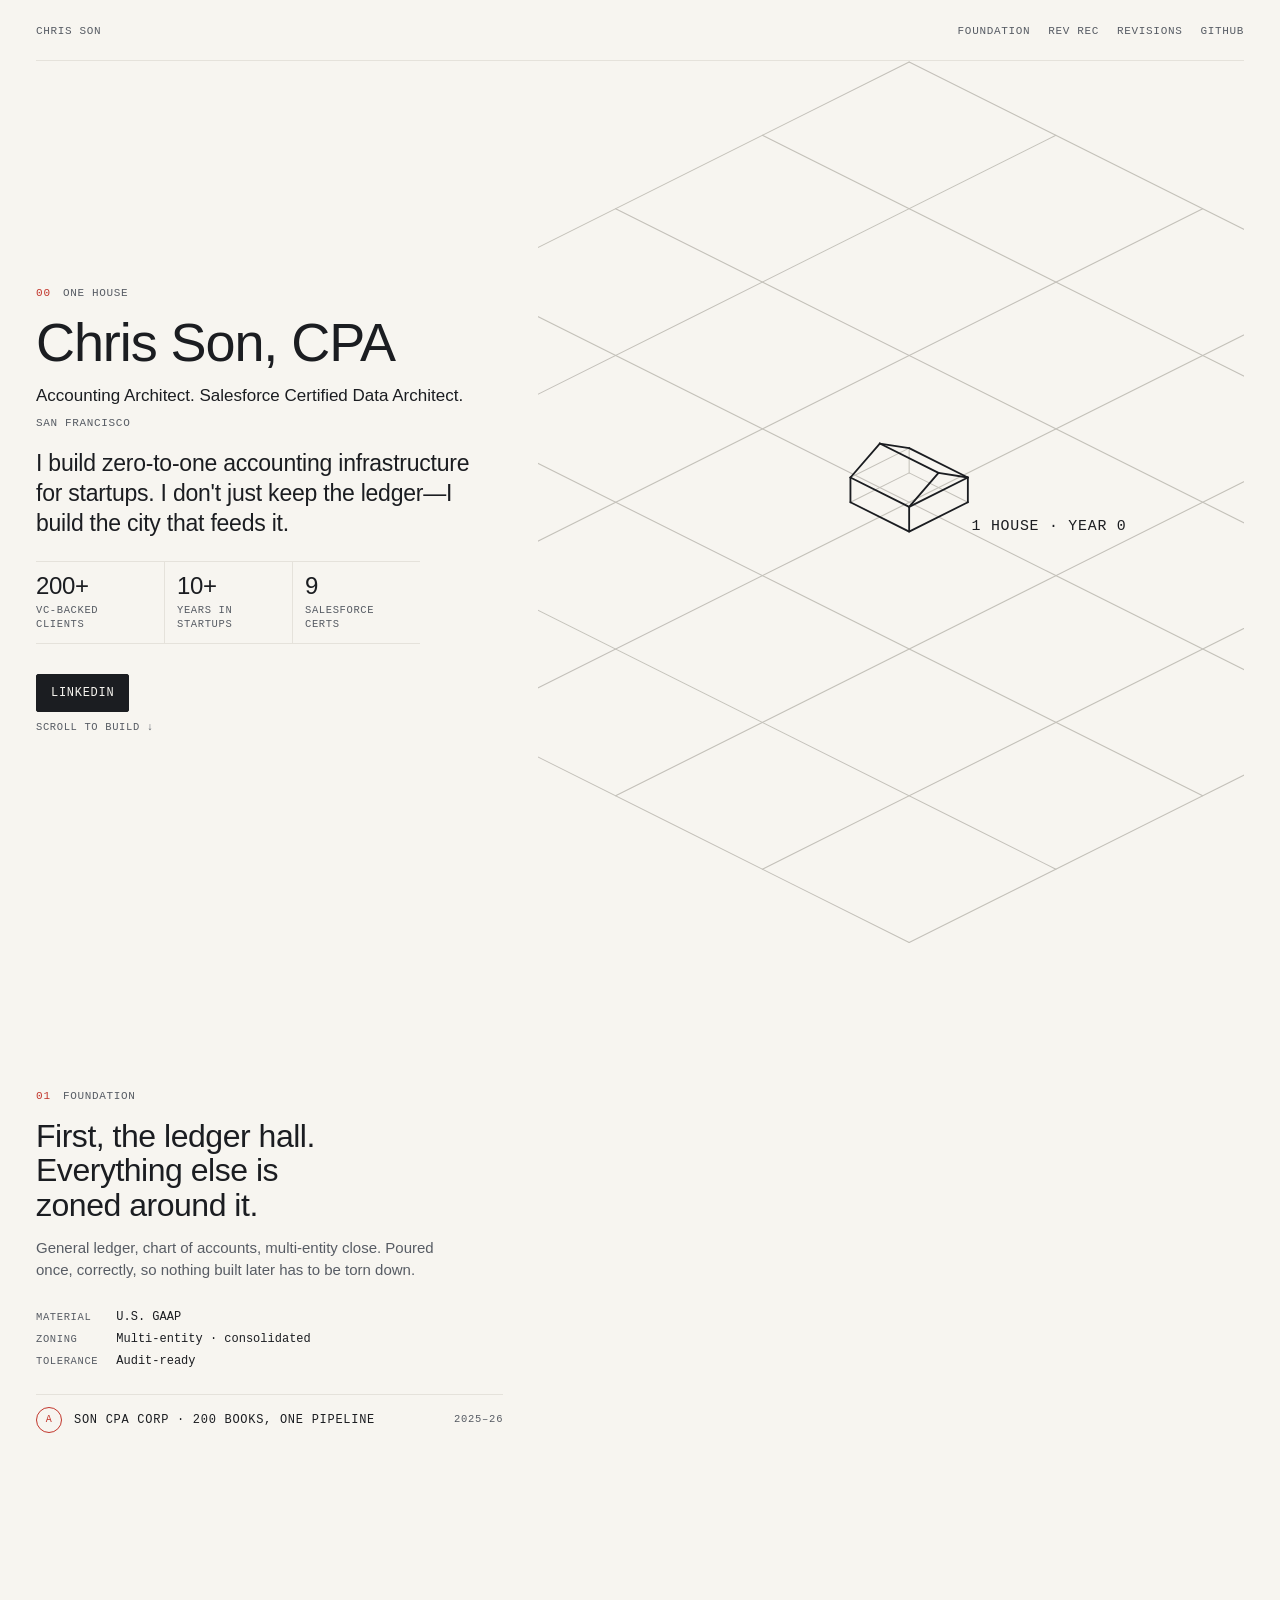
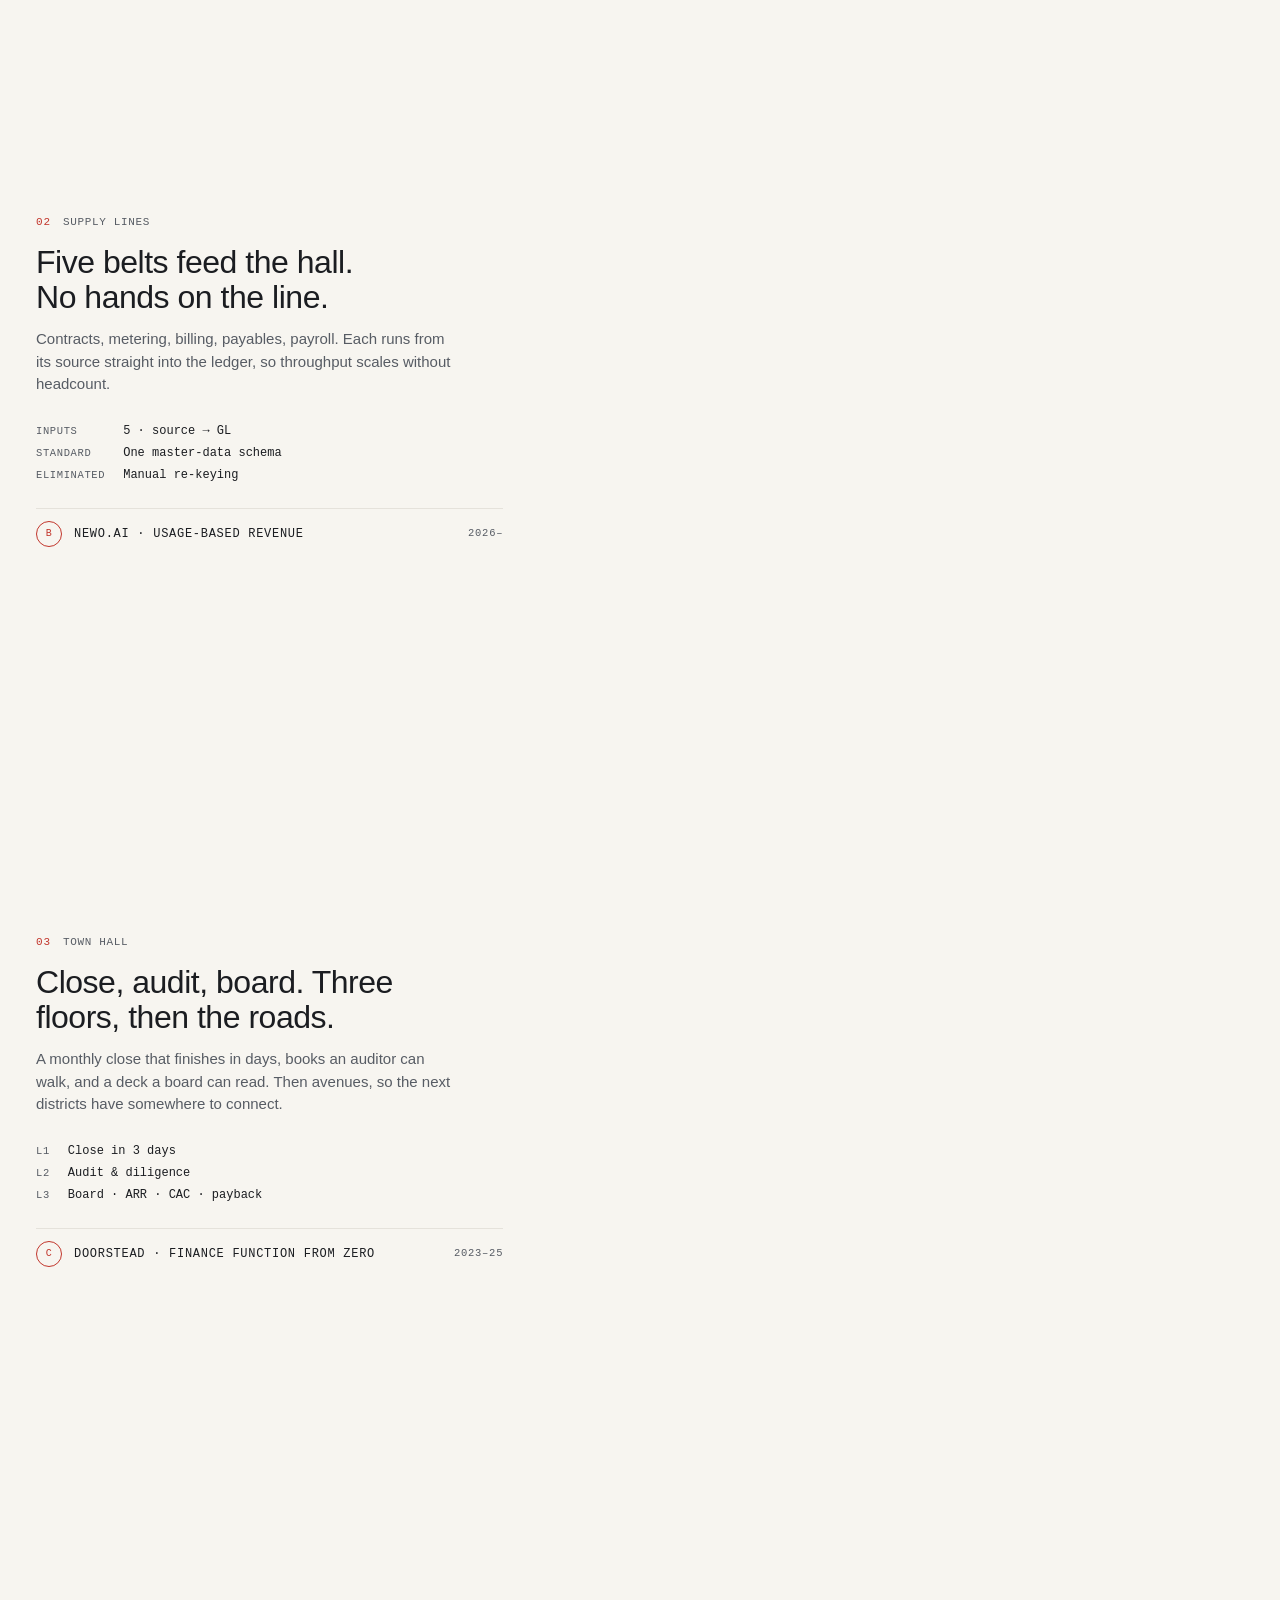
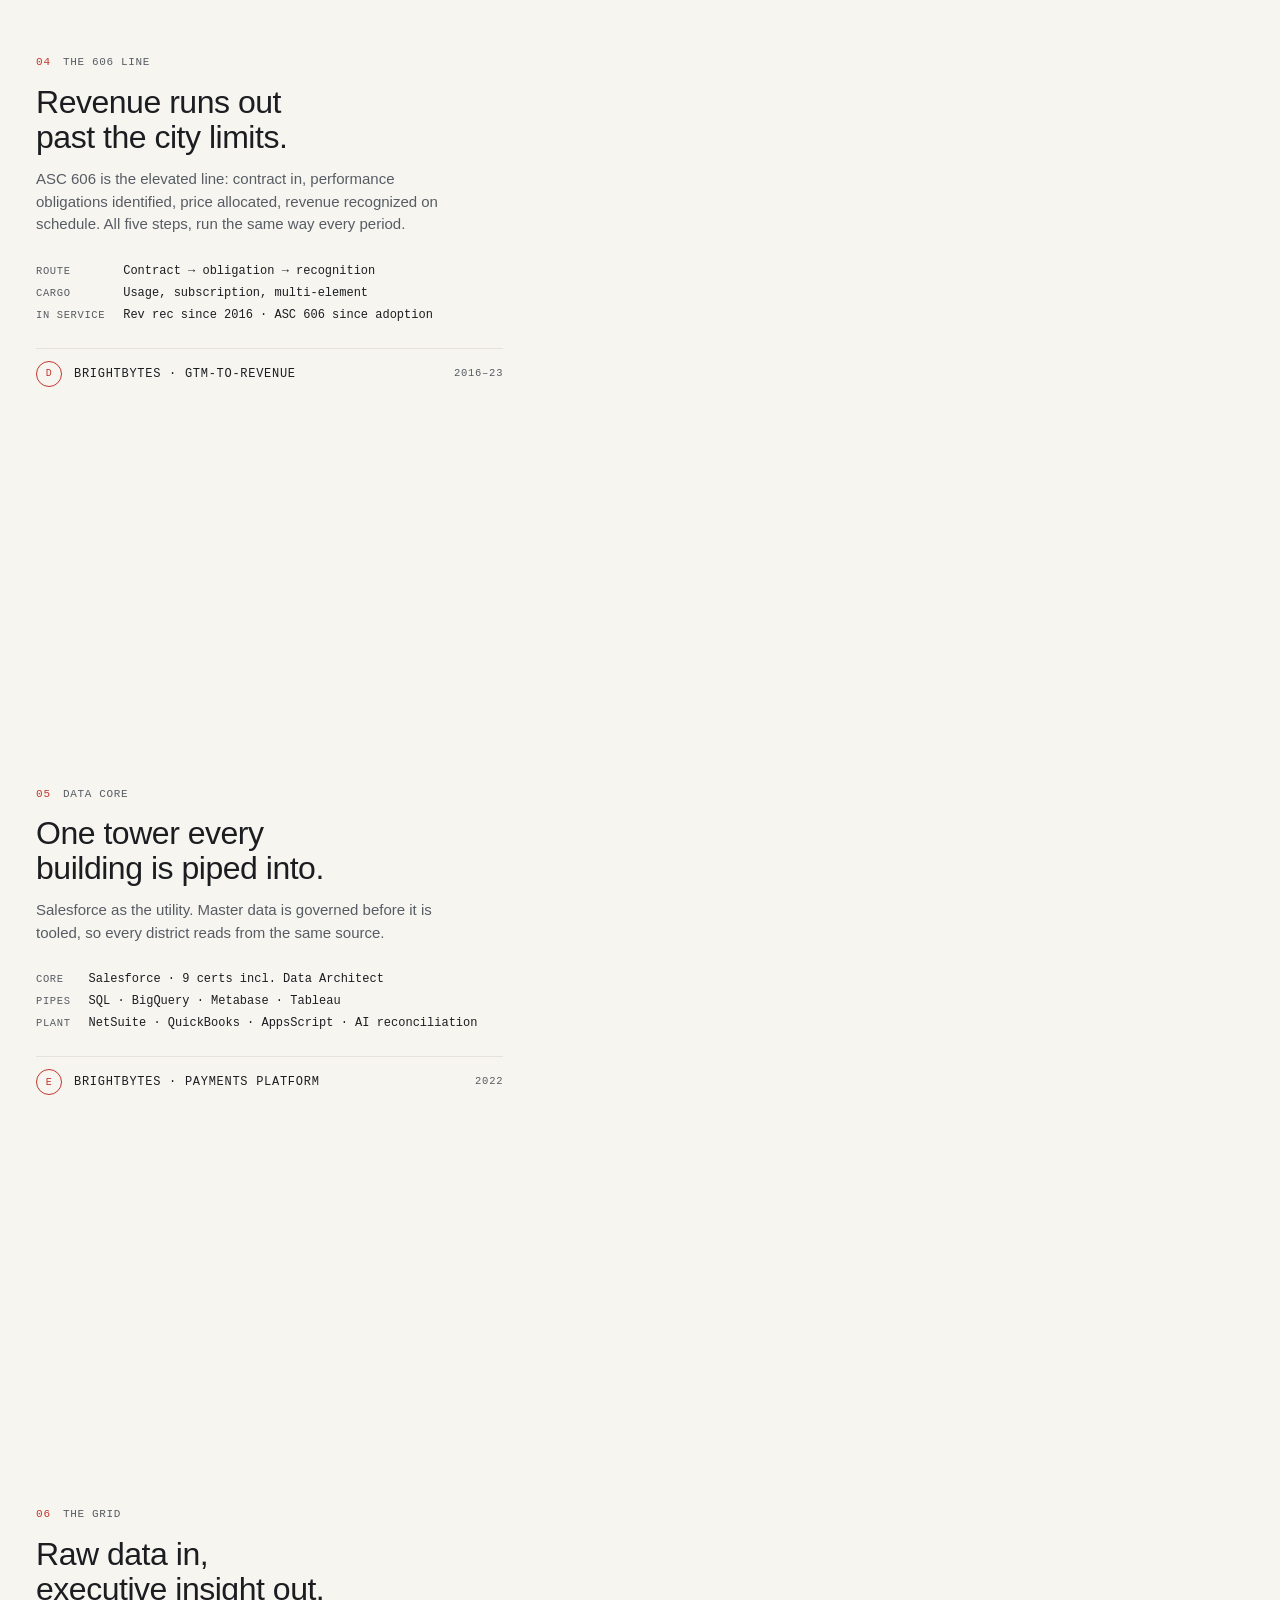
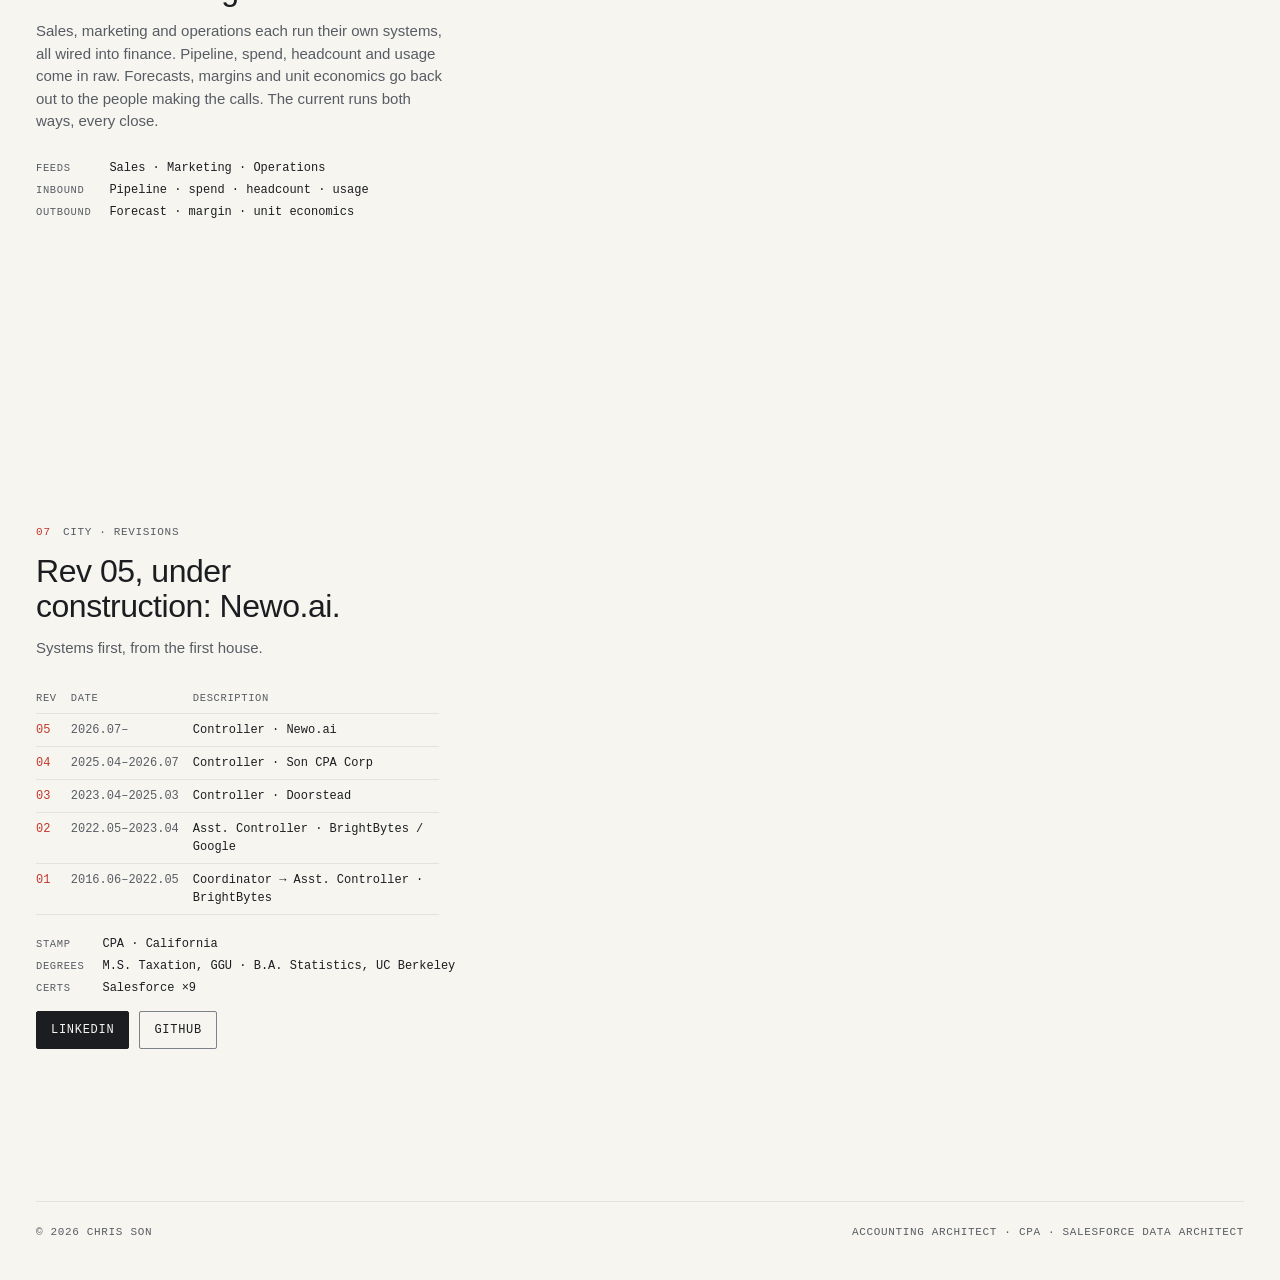
<file: index.html>
<!doctype html>
<html lang="en">
<head>
<meta charset="utf-8">
<meta name="viewport" content="width=device-width,initial-scale=1,viewport-fit=cover">
<meta name="color-scheme" content="light dark">
<meta name="theme-color" content="#f7f5f0" media="(prefers-color-scheme:light)">
<meta name="theme-color" content="#13171c" media="(prefers-color-scheme:dark)">
<title>Chris Son, CPA · Accounting Architect</title>
<meta name="description" content="Chris Son, CPA and Salesforce Data Architect. I build the finance systems that take a company from one house to a city.">
<meta property="og:title" content="Chris Son, CPA · Accounting Architect">
<meta property="og:description" content="CPA and Salesforce Data Architect. Finance designed as one system, from contract to close.">
<meta property="og:image" content="https://chrissoncpa.github.io/og-card.png">
<meta property="og:image:width" content="1200">
<meta property="og:image:height" content="630">
<meta property="og:image:alt" content="Chris Son, Accounting Architect: an isometric line drawing of a city built around a general ledger">
<meta name="twitter:card" content="summary_large_image">
<meta property="og:type" content="website">
<meta property="og:url" content="https://chrissoncpa.github.io/">
<meta property="og:site_name" content="Chris Son">
<meta name="author" content="Chris Son">
<link rel="canonical" href="https://chrissoncpa.github.io/">
<script type="application/ld+json">
{
  "@context": "https://schema.org",
  "@type": "Person",
  "name": "Chris Son",
  "url": "https://chrissoncpa.github.io/",
  "jobTitle": "Controller & Accounting Architect",
  "description": "CPA and accounting systems architect who builds zero-to-one finance infrastructure at high-growth startups.",
  "alumniOf": [
    { "@type": "CollegeOrUniversity", "name": "Golden Gate University" },
    { "@type": "CollegeOrUniversity", "name": "University of California, Berkeley" }
  ],
  "worksFor": { "@type": "Organization", "name": "Newo.ai" },
  "hasCredential": {
    "@type": "EducationalOccupationalCredential",
    "credentialCategory": "Certified Public Accountant (CPA)",
    "recognizedBy": { "@type": "Organization", "name": "California Board of Accountancy" }
  },
  "address": { "@type": "PostalAddress", "addressLocality": "San Francisco", "addressRegion": "CA", "addressCountry": "US" },
  "knowsAbout": ["ASC 606 revenue recognition", "Technical accounting", "Financial reporting", "Salesforce data architecture", "Quote-to-cash automation", "SaaS finance operations"],
  "sameAs": ["https://www.linkedin.com/in/chs1", "https://github.com/chrissoncpa"]
}
</script>
<link rel="icon" type="image/png" sizes="180x180" href="icon-180.png">
<link rel="apple-touch-icon" href="icon-180.png">
<link rel="icon" sizes="any" href="data:image/svg+xml,%3Csvg xmlns='http://www.w3.org/2000/svg' viewBox='0 0 32 32'%3E%3Cpath d='M16 4 28 10v12L16 28 4 22V10z' fill='none' stroke='%231b1d21' stroke-width='2'/%3E%3Cpath d='M16 4v24M4 10l12 6 12-6' fill='none' stroke='%231b1d21' stroke-width='1.2'/%3E%3C/svg%3E">
<style>
:root{
  --paper:#f7f5f0;--ink:#1b1d21;--ink2:#575c64;--line:#7d828a;--faint:#e5e2db;--dash:#c3c0b9;
  --accent:#c2362c;--accent2:#2b66ad;--accent3:#a67c00;
  --mono:ui-monospace,"SF Mono",Menlo,Consolas,"Liberation Mono",monospace;
  --sans:"Helvetica Neue",Helvetica,Arial,system-ui,sans-serif;
}
@media (prefers-color-scheme:dark){:root:not([data-theme="light"]){
  --paper:#13171c;--ink:#e9e7e2;--ink2:#aab0b8;--line:#737981;--faint:#272c33;--dash:#3c424a;--accent:#e8604f;--accent2:#7fb0ea;--accent3:#f2c14e;}}
:root[data-theme="dark"]{
  --paper:#13171c;--ink:#e9e7e2;--ink2:#aab0b8;--line:#737981;--faint:#272c33;--dash:#3c424a;--accent:#e8604f;--accent2:#7fb0ea;--accent3:#f2c14e;}
*{box-sizing:border-box}
html{scroll-behavior:smooth}
body{margin:0;background:var(--paper);color:var(--ink);font:0.9375rem/1.5 var(--sans);
  -webkit-font-smoothing:antialiased}
a{color:inherit}
.wrap{max-width:1240px;margin:0 auto;padding-inline:16px}
.mono{font-family:var(--mono);font-size:0.6875rem;letter-spacing:.06em;text-transform:uppercase;color:var(--ink2)}

header{display:flex;justify-content:space-between;align-items:baseline;padding-block:18px;border-bottom:1px solid var(--faint)}
header nav{display:flex;gap:18px;flex-wrap:wrap}
header nav a{text-decoration:none;border-bottom:2px solid transparent}
header nav a:hover,header nav a:focus-visible{border-color:var(--accent);outline:none}

.sheet{display:grid;grid-template-columns:minmax(0,.8fr) minmax(0,1.2fr);gap:32px;align-items:start}
.fig{position:sticky;top:env(safe-area-inset-top,0px);height:100svh;display:flex;align-items:center;overflow:hidden;contain:layout paint}
.fig svg{width:100%;height:auto;max-height:94svh;display:block;overflow:visible}
/* the camera zooms this HTML wrapper, not the <svg>: a transform on the svg element re-runs layout every frame */
.cam{transform-origin:0 0;transition:transform 1.2s cubic-bezier(.35,0,.15,1)}
.copy{padding-block:6vh}
section.st{min-height:80svh;display:flex;flex-direction:column;justify-content:center;padding-block:32px}
section.st:first-child{min-height:88svh}
.eyebrow{display:flex;gap:12px;align-items:baseline;margin-bottom:14px}
.eyebrow b{font-family:var(--mono);font-weight:500;color:var(--accent);font-size:0.6875rem;letter-spacing:.08em}
h1{font-size:clamp(2.125rem,4.6vw,3.375rem);line-height:1;letter-spacing:-.02em;font-weight:500;margin:0 0 14px;text-wrap:balance}
h2{font-size:clamp(1.5rem,2.6vw,2rem);line-height:1.08;letter-spacing:-.015em;font-weight:500;margin:0 0 14px;text-wrap:balance;max-width:22ch}
p{max-width:50ch;margin:0 0 10px;color:var(--ink2)}
p.lead{color:var(--ink);font-size:1.0625rem;margin-bottom:6px}
/* keeps the credential name on one line when it can; still wraps inside if the screen is narrower than it */
.unit{display:inline-block}
p.loc{margin:0}
.thesis{font-size:clamp(1.1875rem,2vw,1.4375rem);line-height:1.3;letter-spacing:-.01em;color:var(--ink);max-width:36ch;margin:18px 0 22px;text-wrap:pretty}
/* proof strip: figures on top (dt comes first in the markup, so reverse the column) */
.proof{display:grid;grid-template-columns:repeat(3,minmax(0,1fr));max-width:24rem;margin:0 0 22px;border-block:1px solid var(--faint)}
.proof div{display:flex;flex-direction:column-reverse;justify-content:flex-end;gap:6px;padding:12px 12px 12px 0}
.proof div+div{border-left:1px solid var(--faint);padding-left:12px}
.proof dd{margin:0;font-size:1.5rem;line-height:1;letter-spacing:-.015em;color:var(--ink);font-variant-numeric:tabular-nums;white-space:nowrap}
.proof dt{font-family:var(--mono);font-size:0.6562rem;line-height:1.3;letter-spacing:.06em;text-transform:uppercase;color:var(--ink2)}
.cta{display:flex;gap:10px;flex-wrap:wrap;margin-top:8px}
.cta a{font-family:var(--mono);font-size:0.75rem;letter-spacing:.06em;text-transform:uppercase;text-decoration:none;padding:9px 14px;border:1px solid var(--line);border-radius:2px}
.cta a.p{background:var(--ink);border-color:var(--ink);color:var(--paper)}
.cta a:hover,.cta a:focus-visible{border-color:var(--accent);outline:none}

.spec{display:grid;grid-template-columns:max-content 1fr;gap:4px 18px;margin:16px 0 6px;font-family:var(--mono);font-size:0.75rem;font-variant-numeric:tabular-nums}
.spec dt{color:var(--ink2);text-transform:uppercase;letter-spacing:.06em;font-size:0.6562rem;padding-top:2px}
.spec dd{margin:0;color:var(--ink)}

details{margin-top:18px;border-top:1px solid var(--faint);max-width:56ch}
summary{cursor:pointer;list-style:none;display:flex;align-items:center;gap:12px;padding:12px 0;font-family:var(--mono);font-size:0.75rem;letter-spacing:.06em;text-transform:uppercase}
summary::-webkit-details-marker{display:none}
summary .d{width:26px;height:26px;border:1px solid var(--accent);border-radius:50%;display:grid;place-items:center;color:var(--accent);font-size:0.625rem;flex:none}
summary .t{color:var(--ink)}
summary .r{margin-left:auto;color:var(--ink2);font-size:0.6562rem}
summary:focus-visible{outline:2px solid var(--accent);outline-offset:4px}
details[open] summary .d{background:var(--accent);color:var(--paper)}
details .body{padding:0 0 16px 38px;color:var(--ink2);font-size:0.875rem}
details .body p{margin:0 0 8px}

table{border-collapse:collapse;font-family:var(--mono);font-size:0.75rem;font-variant-numeric:tabular-nums;margin:14px 0 4px;width:100%;max-width:56ch}
td,th{text-align:left;padding:7px 14px 7px 0;border-bottom:1px solid var(--faint);vertical-align:top}
th{font-weight:500;font-size:0.6562rem;letter-spacing:.06em;text-transform:uppercase;color:var(--ink2)}
td:first-child{color:var(--accent)}
td:nth-child(2){white-space:nowrap;color:var(--ink2)}
footer{border-top:1px solid var(--faint);padding-block:22px 40px;display:flex;justify-content:space-between;gap:16px;flex-wrap:wrap}
.hint{font-family:var(--mono);font-size:0.6562rem;letter-spacing:.06em;text-transform:uppercase;color:var(--ink2);margin-top:8px}

/* drawing */
svg{font-family:var(--mono)}
svg .k{stroke:var(--ink);stroke-width:max(.8px,calc(var(--dp,0)*1px))}
svg .l{stroke:var(--line);stroke-width:max(.6px,calc(var(--dp,0)*.75px))}
svg .f{stroke:var(--dash);stroke-width:max(.45px,calc(var(--dp,0)*.55px))}
svg .a{stroke:var(--accent);stroke-width:max(.9px,calc(var(--dp,0)*1.1px))}
svg .b{stroke:var(--accent2);stroke-width:max(.9px,calc(var(--dp,0)*1.1px))}
svg .y{stroke:var(--accent3);stroke-width:max(.9px,calc(var(--dp,0)*1.1px))}
svg .ds{stroke-dasharray:2 2}
/* --fs is set per camera stop so labels land at ~9 screen px; .nolab when that would crowd the drawing */
svg text{fill:var(--ink2);font-size:calc(var(--fs,6.5)*1px);letter-spacing:.05em}
svg.nolab text{visibility:hidden}
svg text.lab{fill:var(--ink)}
svg text.acc{fill:var(--accent)}
svg text.dat{fill:var(--accent2)}
svg line,svg path{fill:none;stroke-linecap:round;stroke-linejoin:round}
/* only the stage in view carries labels; earlier ones would crowd the wider shots */
svg g.s:not(.cur) text{visibility:hidden}
@keyframes draw{from{stroke-dashoffset:1}to{stroke-dashoffset:0}}
@keyframes fade{from{opacity:0}to{opacity:1}}
svg g.s .p{stroke-dasharray:1;stroke-dashoffset:0}
/* hidden, not just dash-offset: round caps otherwise leave a dot at every undrawn line end */
.js svg g.s:not(.on) .p{stroke-dashoffset:1;visibility:hidden}
.js svg g.s:not(.on) text{opacity:0}
.js svg g.s.on:not(.init) .p{animation:draw .8s cubic-bezier(.4,0,.2,1) both;animation-delay:calc(min(var(--i,0),60)*18ms)}
.js svg g.s.on:not(.init) text{animation:fade .5s ease .7s both}
/* alternating current: pulses slosh toward finance and back; only runs while the grid stage is in view */
@keyframes ac{from{stroke-dashoffset:0}to{stroke-dashoffset:-17}}
svg .ac{stroke:var(--accent3);stroke-width:1.7;stroke-dasharray:1.5 7;opacity:0;transition:opacity .4s;
  animation:ac 1.3s ease-in-out infinite alternate;animation-play-state:paused}
svg g.s.cur .ac{opacity:1;transition-delay:.9s;animation-play-state:running}
svg g.m{cursor:crosshair}
svg g.m.hv .k,svg g.m.hv .l{stroke:var(--accent)}
/* title block: HTML in screen space so it stays legible whatever the drawing's scale */
.dw{position:relative;width:100%}
.tb{position:absolute;right:2.5%;bottom:2.5%;border:1px solid var(--ink);background:var(--paper);
  font-family:var(--mono);font-size:0.625rem;line-height:1.35;letter-spacing:.06em;text-transform:uppercase;color:var(--ink2);
  opacity:0;visibility:hidden;transition:opacity .3s,visibility 0s .3s}
.tb.on{opacity:1;visibility:visible;transition:opacity .5s ease .7s}
.tb>div{display:grid;grid-template-columns:1fr auto;border-top:1px solid var(--line)}
.tb>div:first-child{border-top:0;color:var(--ink)}
.tb span{padding:4px 8px}
.tb span+span{border-left:1px solid var(--line)}
@media (prefers-reduced-motion:reduce){
  html{scroll-behavior:auto}
  svg g.s .p,svg g.s text,svg .ac{animation:none!important}.cam,.tb{transition:none!important}
}
@media print{
  /* the drawing is a sticky viewport-height column: on paper it is just blank space */
  .fig,.hint,header nav{display:none}
  .sheet{display:block}
  .copy{padding:0}
  section.st,section.st:first-child{min-height:0;padding-block:14px;break-inside:avoid}
  /* print the case studies open, not just their headings */
  details::details-content{content-visibility:visible;block-size:auto}
  details .body{display:block}
  .cta a,.cta a.p{border:0;padding:0;background:none;color:inherit}
  .cta a[href^="http"]::after{content:" " attr(href);letter-spacing:0}
}
@media (max-width:860px){
  header{flex-direction:column;align-items:flex-start;gap:8px}
  header nav{gap:14px}
  /* hero first so name + links are on the first screen; the drawing sticks once it arrives */
  .copy{display:contents}
  #s0{order:-2}
  .tb{display:none}
  .sheet{grid-template-columns:1fr;gap:0}
  .fig{order:-1;height:44svh;z-index:1;background:var(--paper);border-bottom:1px solid var(--faint)}
  .fig svg{max-height:42svh}
  section.st{min-height:0;padding-block:40px;scroll-margin-top:44svh}
  section.st:first-child{min-height:0}
  h1{font-size:2.125rem}
}
</style>
</head>
<body>

<div class="wrap">
<header>
  <div><span class="mono">Chris Son</span></div>
  <nav class="mono">
    <a href="#s1">Foundation</a><a href="#s4">Rev Rec</a><a href="#s7">Revisions</a><a href="https://github.com/chrissoncpa">GitHub</a>
  </nav>
</header>

<main class="sheet">
<div class="copy">

<section class="st" id="s0" data-st="0">
  <div class="eyebrow"><b>00</b><span class="mono">One house</span></div>
  <h1>Chris Son, CPA</h1>
  <p class="lead">Accounting Architect. <span class="unit">Salesforce Certified Data Architect.</span></p>
  <p class="mono loc">San Francisco</p>
  <p class="thesis">I build zero-to-one accounting infrastructure for startups. I don't just keep the ledger—I build the city that feeds it.</p>
  <dl class="proof">
    <div><dt>VC-backed clients</dt><dd>200+</dd></div>
    <div><dt>Years in startups</dt><dd>10+</dd></div>
    <div><dt>Salesforce certs</dt><dd>9</dd></div>
  </dl>
  <div class="cta">
    <a class="p" href="https://www.linkedin.com/in/chs1/">LinkedIn</a>
  </div>
  <div class="hint">Scroll to build ↓</div>
</section>

<section class="st" id="s1" data-st="1">
  <div class="eyebrow"><b>01</b><span class="mono">Foundation</span></div>
  <h2>First, the ledger hall. Everything else is zoned around it.</h2>
  <p>General ledger, chart of accounts, multi-entity close. Poured once, correctly, so nothing built later has to be torn down.</p>
  <dl class="spec"><dt>Material</dt><dd>U.S. GAAP</dd><dt>Zoning</dt><dd>Multi-entity · consolidated</dd><dt>Tolerance</dt><dd>Audit-ready</dd></dl>
  <details><summary><span class="d" aria-hidden="true">A</span><span class="t">Son CPA Corp · 200 books, one pipeline</span><span class="r">2025–26</span></summary>
    <div class="body"><p>Controller. 200+ Bay Area clients.</p><p>Sheets → AppsScript → QuickBooks. Categorization standardized across entity types. One hall, two hundred foundations.</p></div></details>
</section>

<section class="st" id="s2" data-st="2">
  <div class="eyebrow"><b>02</b><span class="mono">Supply lines</span></div>
  <h2>Five belts feed the hall. No hands on the line.</h2>
  <p>Contracts, metering, billing, payables, payroll. Each runs from its source straight into the ledger, so throughput scales without headcount.</p>
  <dl class="spec"><dt>Inputs</dt><dd>5 · source → GL</dd><dt>Standard</dt><dd>One master-data schema</dd><dt>Eliminated</dt><dd>Manual re-keying</dd></dl>
  <details><summary><span class="d" aria-hidden="true">B</span><span class="t">Newo.ai · usage-based revenue</span><span class="r">2026–</span></summary>
    <div class="body"><p>Controller, Series A AI voice platform.</p><p>Contract → meter → invoice → recognition → GL as one continuous belt. ASC 606 designed into the metering, so recognition is settled before close begins.</p></div></details>
</section>

<section class="st" id="s3" data-st="3">
  <div class="eyebrow"><b>03</b><span class="mono">Town hall</span></div>
  <h2>Close, audit, board. Three floors, then the roads.</h2>
  <p>A monthly close that finishes in days, books an auditor can walk, and a deck a board can read. Then avenues, so the next districts have somewhere to connect.</p>
  <dl class="spec"><dt>L1</dt><dd>Close in 3 days</dd><dt>L2</dt><dd>Audit &amp; diligence</dd><dt>L3</dt><dd>Board · ARR · CAC · payback</dd></dl>
  <details><summary><span class="d" aria-hidden="true">C</span><span class="t">Doorstead · finance function from zero</span><span class="r">2023–25</span></summary>
    <div class="body"><p>Controller, proptech. Built the function from nothing; led four accountants.</p><p>Close, forecast, operating plan, capacity model. Every floor drawn before it was poured.</p></div></details>
</section>

<section class="st" id="s4" data-st="4">
  <div class="eyebrow"><b>04</b><span class="mono">The 606 line</span></div>
  <h2>Revenue runs out past the city limits.</h2>
  <p>ASC 606 is the elevated line: contract in, performance obligations identified, price allocated, revenue recognized on schedule. All five steps, run the same way every period.</p>
  <dl class="spec"><dt>Route</dt><dd>Contract → obligation → recognition</dd><dt>Cargo</dt><dd>Usage, subscription, multi-element</dd><dt>In service</dt><dd>Rev rec since 2016 · ASC 606 since adoption</dd></dl>
  <details><summary><span class="d" aria-hidden="true">D</span><span class="t">BrightBytes · GTM-to-revenue</span><span class="r">2016–23</span></summary>
    <div class="body"><p>Salesforce Architect &amp; Assistant Controller. Classic → Lightning migration.</p><p>One master-data standard across marketing, sales, contracts and 606. RevOps efficiency 3×. Carried through the Google acquisition.</p></div></details>
</section>

<section class="st" id="s5" data-st="5">
  <div class="eyebrow"><b>05</b><span class="mono">Data core</span></div>
  <h2>One tower every building is piped into.</h2>
  <p>Salesforce as the utility. Master data is governed before it is tooled, so every district reads from the same source.</p>
  <dl class="spec"><dt>Core</dt><dd>Salesforce · 9 certs incl. Data Architect</dd><dt>Pipes</dt><dd>SQL · BigQuery · Metabase · Tableau</dd><dt>Plant</dt><dd>NetSuite · QuickBooks · AppsScript · AI reconciliation</dd></dl>
  <details><summary><span class="d" aria-hidden="true">E</span><span class="t">BrightBytes · payments platform</span><span class="r">2022</span></summary>
    <div class="body"><p>Finance Lead. Modern Treasury + Stripe.</p><p>Automated collections, multi-party disbursements, bank reconciliation. Money moves through the core like everything else.</p></div></details>
</section>

<section class="st" id="s6" data-st="6">
  <div class="eyebrow"><b>06</b><span class="mono">The grid</span></div>
  <h2>Raw data in, executive insight out.</h2>
  <p>Sales, marketing and operations each run their own systems, all wired into finance. Pipeline, spend, headcount and usage come in raw. Forecasts, margins and unit economics go back out to the people making the calls. The current runs both ways, every close.</p>
  <dl class="spec"><dt>Feeds</dt><dd>Sales · Marketing · Operations</dd><dt>Inbound</dt><dd>Pipeline · spend · headcount · usage</dd><dt>Outbound</dt><dd>Forecast · margin · unit economics</dd></dl>
</section>

<section class="st" id="s7" data-st="7">
  <div class="eyebrow"><b>07</b><span class="mono">City · revisions</span></div>
  <h2>Rev 05, under construction: Newo.ai.</h2>
  <p>Systems first, from the first house.</p>
  <table>
    <thead><tr><th>Rev</th><th>Date</th><th>Description</th></tr></thead>
    <tbody>
      <tr><td>05</td><td>2026.07–</td><td>Controller · Newo.ai</td></tr>
      <tr><td>04</td><td>2025.04–2026.07</td><td>Controller · Son CPA Corp</td></tr>
      <tr><td>03</td><td>2023.04–2025.03</td><td>Controller · Doorstead</td></tr>
      <tr><td>02</td><td>2022.05–2023.04</td><td>Asst. Controller · BrightBytes / Google</td></tr>
      <tr><td>01</td><td>2016.06–2022.05</td><td>Coordinator → Asst. Controller · BrightBytes</td></tr>
    </tbody>
  </table>
  <dl class="spec"><dt>Stamp</dt><dd>CPA · California</dd><dt>Degrees</dt><dd>M.S. Taxation, GGU · B.A. Statistics, UC Berkeley</dd><dt>Certs</dt><dd>Salesforce ×9</dd></dl>
  <div class="cta">
    <a class="p" href="https://www.linkedin.com/in/chs1/">LinkedIn</a>
    <a href="https://github.com/chrissoncpa">GitHub</a>
  </div>
</section>

</div>

<div class="fig" aria-hidden="true">
<div class="dw">
<div class="cam" id="cam"><svg id="dwg" viewBox="0 0 800 620" role="img" aria-label="Isometric wireframe city that grows from one house as you scroll"></svg></div>
<div class="tb" id="tb">
  <div><span>Chris Son · Accounting architect</span></div>
  <div><span>Finance as a system<br>Contract to close</span><span>CPA<br>SFDC ×9</span></div>
  <div><span>Sheet A-1 · Rev 05 · 2026</span><span>SF, CA</span></div>
</div>
</div>
</div>
</main>

<footer class="mono">
  <span>© 2026 Chris Son</span>
  <span>Accounting architect · CPA · Salesforce Data Architect</span>
</footer>
</div>

<script>
(function(){
var d=document.documentElement;d.classList.add('js');
/* ---------- isometric generator ---------- */
var TW=16,TH=8,ZH=12,OX=400,OY=110;
function P(x,y,z){return [OX+(x-y)*TW,OY+(x+y)*TH-(z||0)*ZH];}
var stages=[],cnt=0,cur=0;
/* each stage paints in three layers so faint and mid lines always sit UNDER black and colour ones, across all stages */
function S(n){cur=n;cnt=0;if(!stages[n])stages[n]=['','',''];}
function lay(c){return c==='f'||!c.indexOf('f ')?0:c==='l'||!c.indexOf('l ')?1:2;}
function seg(a,b,c){var p=P(a[0],a[1],a[2]),q=P(b[0],b[1],b[2]);
  stages[cur][lay(c)]+='<line class="p '+c+'" x1="'+p[0].toFixed(1)+'" y1="'+p[1].toFixed(1)+'" x2="'+q[0].toFixed(1)+'" y2="'+q[1].toFixed(1)+'" pathLength="1" style="--i:'+(cnt++)+'"/>';}
function path(dstr,c){stages[cur][lay(c)]+='<path class="p '+c+'" d="'+dstr+'" pathLength="1" style="--i:'+(cnt++)+'"/>';}
function poly(pts,c,close){var s='';for(var i=0;i<pts.length;i++){var p=P(pts[i][0],pts[i][1],pts[i][2]);s+=(i?'L':'M')+p[0].toFixed(1)+' '+p[1].toFixed(1);}path(s+(close?'Z':''),c);}
function txt(x,y,z,t,c,anchor,rot){var p=P(x,y,z),x1=p[0].toFixed(1),y1=p[1].toFixed(1);stages[cur][2]+='<text class="'+(c||'')+'" x="'+x1+'" y="'+y1+'"'+(anchor?' text-anchor="'+anchor+'"':'')+(rot?' transform="rotate('+rot+' '+x1+' '+y1+')"':'')+'>'+t+'</text>';}
/* box with hidden edges faint */
function box(x,y,w,dp,h,c,hid,open){c=c||'k';hid=hid===undefined?'f':hid;keep(x,y,w,dp);
  poly([[x,y,h],[x+w,y,h],[x+w,y+dp,h],[x,y+dp,h]],c,!open);if(open)seg([x,y+dp,h],[x,y,h],'f');
  seg([x+w,y,0],[x+w,y,h],c);seg([x+w,y+dp,0],[x+w,y+dp,h],c);seg([x,y+dp,0],[x,y+dp,h],c);
  poly([[x+w,y,0],[x+w,y+dp,0],[x,y+dp,0]],c);
  if(hid){seg([x,y,0],[x,y,h],hid);poly([[x+w,y,0],[x,y,0],[x,y+dp,0]],hid);}}
function floors(x,y,w,dp,zs,c){for(var i=0;i<zs.length;i++)poly([[x+w,y,zs[i]],[x+w,y+dp,zs[i]],[x,y+dp,zs[i]]],c||'l');}
function ell(x,y,z,r,c,half){var p=P(x,y,z),rx=r*TW,ry=r*TH;
  path(half?('M'+(p[0]-rx).toFixed(1)+' '+p[1].toFixed(1)+'A'+rx+' '+ry+' 0 0 0 '+(p[0]+rx).toFixed(1)+' '+p[1].toFixed(1))
   :('M'+(p[0]-rx).toFixed(1)+' '+p[1].toFixed(1)+'A'+rx+' '+ry+' 0 1 0 '+(p[0]+rx).toFixed(1)+' '+p[1].toFixed(1)+'A'+rx+' '+ry+' 0 1 0 '+(p[0]-rx).toFixed(1)+' '+p[1].toFixed(1)),c);}
function cyl(x,y,r,h,c){c=c||'k';keep(x-r,y-r,2*r,2*r);ell(x,y,h,r,c);ell(x,y,0,r,c,true);
  var p=P(x,y,0);var rx=r*TW;
  stages[cur][lay(c)]+='<line class="p '+c+'" x1="'+(p[0]-rx).toFixed(1)+'" y1="'+(p[1]).toFixed(1)+'" x2="'+(p[0]-rx).toFixed(1)+'" y2="'+(p[1]-h*ZH).toFixed(1)+'" pathLength="1" style="--i:'+(cnt++)+'"/>';
  stages[cur][lay(c)]+='<line class="p '+c+'" x1="'+(p[0]+rx).toFixed(1)+'" y1="'+(p[1]).toFixed(1)+'" x2="'+(p[0]+rx).toFixed(1)+'" y2="'+(p[1]-h*ZH).toFixed(1)+'" pathLength="1" style="--i:'+(cnt++)+'"/>';}
/* conveyor belt: two rails + chevrons */
function belt(a,b,z,c){c=c||'l';keep(Math.min(a[0],b[0])-.3,Math.min(a[1],b[1])-.3,Math.abs(b[0]-a[0])+.6,Math.abs(b[1]-a[1])+.6);var dx=b[0]-a[0],dy=b[1]-a[1],L=Math.sqrt(dx*dx+dy*dy),ux=dx/L,uy=dy/L,nx=-uy*.22,ny=ux*.22;
  seg([a[0]+nx,a[1]+ny,z],[b[0]+nx,b[1]+ny,z],c);seg([a[0]-nx,a[1]-ny,z],[b[0]-nx,b[1]-ny,z],c);
  for(var t=.6;t<L-.3;t+=.8){var cx=a[0]+ux*t,cy=a[1]+uy*t;
    poly([[cx-ux*.25+nx*.8,cy-uy*.25+ny*.8,z],[cx,cy,z],[cx-ux*.25-nx*.8,cy-uy*.25-ny*.8,z]],'f');}}
function house(x,y,w,dp,h,c){c=c||'k';box(x,y,w,dp,h,c,undefined,true);
  var r=h+.7;seg([x,y+dp/2,r],[x+w,y+dp/2,r],c);
  seg([x+w,y,h],[x+w,y+dp/2,r],c);seg([x+w,y+dp,h],[x+w,y+dp/2,r],c);seg([x,y+dp,h],[x,y+dp/2,r],c);seg([x,y,h],[x,y+dp/2,r],c);}
function pylonLine(a,b,z,c){seg(a.concat(z),b.concat(z),c);seg([a[0],a[1]+.25,z-.15],[b[0],b[1]+.25,z-.15],c);
  var dx=b[0]-a[0],dy=b[1]-a[1],L=Math.sqrt(dx*dx+dy*dy);
  for(var t=0;t<=L;t+=2){var px=a[0]+dx/L*t,py=a[1]+dy/L*t;seg([px,py,0],[px,py,z],'l');seg([px,py+.25,0],[px,py+.25,z-.15],'f');}}

function pt(p){return p[0].toFixed(1)+' '+p[1].toFixed(1);}
function dist(a,b){return Math.sqrt((b[0]-a[0])*(b[0]-a[0])+(b[1]-a[1])*(b[1]-a[1]));}
/* utility pipe: axis-aligned runs with rounded elbows, flange tick where it enters the building */
function pipe(pts,z,c){for(var k=1;k<pts.length;k++)keep(Math.min(pts[k-1][0],pts[k][0])-.15,Math.min(pts[k-1][1],pts[k][1])-.15,Math.abs(pts[k][0]-pts[k-1][0])+.3,Math.abs(pts[k][1]-pts[k-1][1])+.3);
  var d='M'+pt(P(pts[0][0],pts[0][1],z));
  for(var i=1;i<pts.length-1;i++){var a=pts[i-1],b=pts[i],n=pts[i+1],la=dist(a,b),ln=dist(b,n),ra=Math.min(.35,la/2),rn=Math.min(.35,ln/2);
    d+='L'+pt(P(b[0]+(a[0]-b[0])/la*ra,b[1]+(a[1]-b[1])/la*ra,z))+'Q'+pt(P(b[0],b[1],z))+' '+pt(P(b[0]+(n[0]-b[0])/ln*rn,b[1]+(n[1]-b[1])/ln*rn,z));}
  var e=pts[pts.length-1],q=pts[pts.length-2],l=dist(q,e),ux=(e[0]-q[0])/l,uy=(e[1]-q[1])/l;
  path(d+'L'+pt(P(e[0],e[1],z)),c);
  seg([e[0]-uy*.22,e[1]+ux*.22,z],[e[0]+uy*.22,e[1]-ux*.22,z],c);}
/* power line: two conductors on H-frame poles every 2 units, plus an animated current overlay */
/* each end may carry its own height ([x,y,z]) so pulses can ride a sloped conductor; z is the fallback */
function ac(a,b,z){var p=P(a[0],a[1],a[2]==null?z:a[2]),q=P(b[0],b[1],b[2]==null?z:b[2]);
  stages[cur][2]+='<line class="ac" x1="'+p[0].toFixed(1)+'" y1="'+p[1].toFixed(1)+'" x2="'+q[0].toFixed(1)+'" y2="'+q[1].toFixed(1)+'"/>';}
function grid(a,b,z){keep(Math.min(a[0],b[0])-.4,Math.min(a[1],b[1])-.4,Math.abs(b[0]-a[0])+.8,Math.abs(b[1]-a[1])+.8);var L=dist(a,b),ux=(b[0]-a[0])/L,uy=(b[1]-a[1])/L,nx=-uy*.2,ny=ux*.2;
  seg([a[0]+nx,a[1]+ny,z],[b[0]+nx,b[1]+ny,z],'y');seg([a[0]-nx,a[1]-ny,z],[b[0]-nx,b[1]-ny,z],'y');
  for(var t=0;t<=L+.01;t+=2){var x=a[0]+ux*t,y=a[1]+uy*t;
    seg([x+nx,y+ny,0],[x+nx,y+ny,z+.2],'l');seg([x-nx,y-ny,0],[x-nx,y-ny,z+.2],'l');seg([x+nx*1.6,y+ny*1.6,z],[x-nx*1.6,y-ny*1.6,z],'l');}
  ac([a[0]+nx,a[1]+ny],[b[0]+nx,b[1]+ny],z);ac([a[0]-nx,a[1]-ny],[b[0]-nx,b[1]-ny],z);}

/* ---------- city plan ----------
   Laid out like a real town: a street grid defines the blocks, buildings sit inside blocks with a setback,
   water mains run UNDER the streets with short laterals into each building, power runs on poles in the street
   verge with service drops, and anything that must cross a street (the 606 line, the plant conveyor) bridges it.
   Every footprint, right-of-way and corridor registers in occ[], so the stage-7 infill can never land on one. */
var occ=[];function keep(x,y,w,d){occ.push([x,y,w,d]);}
/* streets: h=1 runs east-west at y=c, h=0 runs north-south at x=c; [a,b] is its extent, w its half-width */
var ST=[];function street(h,c,a,b,w){w=w||.45;ST.push({h:h,c:c,a:a,b:b,w:w});if(h)keep(a,c-w,b-a,2*w);else keep(c-w,a,2*w,b-a);return ST.length-1;}
var FIRST=street(0,12,12.8,24),CENTER=street(1,14,0,24),MAIN=street(1,20,0,24),WEST=street(0,5.5,0,24),EAST=street(0,18.7,0,24),
    LANE=street(0,15.5,12,13.55,.3),NORTH=street(1,1,0,24);
/* draw street i between p and q: kerb lines break wherever another street opens onto that side, so junctions read as junctions */
function paved(i,p,q,c){var s=ST[i];c=c||'l';for(var side=-1;side<=1;side++){var e=s.c+side*s.w,cuts=[];
    for(var j=0;j<ST.length;j++){var t=ST[j];if(j!==i&&t.h!==s.h&&t.a<=e+.01&&t.b>=e-.01&&t.c+t.w>p&&t.c-t.w<q)cuts.push([t.c-t.w,t.c+t.w]);}
    cuts.sort(function(m,n){return m[0]-n[0];});var at=p;cuts.push([q,q]);
    for(var k=0;k<cuts.length;k++){var to=Math.min(cuts[k][0],q);if(to-at>.05){if(s.h)seg([at,e,0],[to,e,0],side?c:'f');else seg([e,at,0],[e,to,0],side?c:'f');}at=Math.max(at,cuts[k][1]);}}}
/* legs under an elevated run */
function bent(x,y,z,nx,ny){seg([x+nx,y+ny,0],[x+nx,y+ny,z],'l');seg([x-nx,y-ny,0],[x-nx,y-ny,z],'l');}
/* a valve ring where a lateral tees off a main */
function tee(x,y){ell(x,y,0,.13,'b');}

/* ---- Stage 0: ground + one house; First St draws in with stage 1 ---- */
S(0);
for(var g=0;g<=24;g+=4){seg([g,0,0],[g,24,0],'f');seg([0,g,0],[24,g,0],'f');}
house(11.2,11.2,1.6,1.6,.9);
txt(13.6,11.9,0,'1 HOUSE · YEAR 0','lab','start');

/* ---- Stage 1: ledger hall, its entities across the way, and the first paved street ---- */
S(1);
poly([[13,8,0],[18,8,0],[18,12,0],[13,12,0]],'a ds',true);
box(13,8,5,4,1.1);
floors(13,8,5,4,[.55],'f');
box(19.5,9.9,.8,.8,.5,'l');box(19.5,11.1,.8,.8,.5,'l');box(19.5,12.3,.8,.8,.5,'l');
paved(FIRST,12.8,20);paved(CENTER,12.45,16.4);paved(LANE,12,13.55);
txt(15.5,7.4,1.1,'GL HALL · CHART OF ACCOUNTS','lab','middle');
txt(20.7,10.7,0,'ENTITIES','','start');

/* ---- Stage 2: silos + belts, all inside one yard so no conveyor ever crosses a street ---- */
S(2);
var names=['CONTRACTS','METERING','BILLING','PAYABLES','PAYROLL'];
for(var i=0;i<5;i++){var sy=2+i*2;cyl(7,sy+.5,.6,1.6);belt([7.8,sy+.5],[11.28,sy+.5],.15);txt(6.1,sy+.6,1.9,names[i],'','end');}
belt([11.5,2.3],[11.5,10.5],.15);belt([11.5,10.5],[13,10.5],.15);
txt(11.5,1.5,.3,'TRUNK → GL','','middle');

/* ---- Stage 3: town hall on the corner of First and Center, then the avenues ---- */
S(3);
box(13,15,4,4,3);
floors(13,15,4,4,[1,2],'l');
poly([[13,15,3.35],[17,15,3.35],[17,19,3.35],[13,19,3.35]],'f',true);seg([17,15,3],[17,15,3.35],'f');seg([17,19,3],[17,19,3.35],'f');seg([13,19,3],[13,19,3.35],'f');
txt(17.5,17.4,3.1,'L3 BOARD','','start');txt(17.5,17.4,2.1,'L2 AUDIT','','start');txt(17.5,17.4,1.1,'L1 CLOSE','','start');
paved(MAIN,0,24);paved(CENTER,0,12.45);paved(CENTER,16.4,24);paved(FIRST,20,24);paved(WEST,0,24);paved(EAST,0,24);
txt(1,19.7,0,'MAIN AVE','','start');

/* ---- Stage 4: rev rec plant, fed over East St by a conveyor bridge; the 606 line leaves on a viaduct ---- */
S(4);
box(19.6,3,3.8,3,1.4);cyl(20.4,7,.7,1.2);cyl(22.4,7,.7,1.2);
seg([22.8,3.4,1.4],[22.8,3.4,3.2],'k');ell(22.8,3.4,3.2,.2,'k');
belt([17,8],[17,7],1);belt([17,7],[19.7,7],1);bent(17,7,1,.22,0);bent(18,7,1,0,.22);bent(19.4,7,1,0,.22);keep(16.7,6.7,3,1.3);
pylonLine([18,9.2],[31,9.2],1.5,'a');keep(18,8.9,6,.9);
txt(19.6,2.4,1.4,'REV REC PLANT','lab','start');
txt(25,8.8,1.7,'ASC 606 LINE · OUT PAST CITY LIMITS','acc','start');
txt(24.6,10.8,0,'CITY LIMIT','','start');seg([24,0,0],[24,24,0],'l ds');

/* ---- Stage 5: data core; one water main under the streets, a valved lateral into every building ---- */
S(5);
cyl(10.2,17.5,1.1,5);
for(var z=1;z<5;z++)ell(10.2,17.5,z,1.1,'b');
ell(10.2,17.5,5.4,.4,'k');seg([10.2,17.5,5],[10.2,17.5,5.9],'k');
/* the main leaves the core south to Main Ave, where it stays in front of the buildings it serves, then turns up East St */
pipe([[10.2,18.6],[10.2,19.75],[18.95,19.75],[18.95,4.5],[19.6,4.5]],0,'b');                  /* main: core → Main Ave → East St → plant */
tee(15,19.75);pipe([[15,19.75],[15,19]],0,'b');                                               /* town hall */
tee(18.95,10.4);pipe([[18.95,10.4],[18,10.4]],0,'b');                                               /* ledger hall */
tee(18.95,11.5);pipe([[18.95,11.5],[19.5,11.5]],0,'b');                                             /* entities */
tee(10.2,19.75);pipe([[10.2,19.75],[5.75,19.75],[5.75,10.5],[6.4,10.5]],0,'b');               /* west along Main, up West St to the payroll silo */
txt(8.8,17.5,5.4,'DATA CORE · SALESFORCE','lab','end');
txt(13.4,21.4,0,'PIPES · SQL · BIGQUERY','dat','start',26.57);

/* ---- Stage 6: the grid: poles in the West St verge, a drop to each department, a feeder along Main Ave to the town hall ---- */
S(6);
var depts=[[2.5,1.4,'SALES'],[6.8,1.1,'MARKETING'],[11.1,1.7,'OPERATIONS']];
grid([4.6,3.4],[4.6,15.8],1.6);
for(var i=0;i<depts.length;i++){var dy=depts[i][0],dh=depts[i][1],my=dy+.9;
  box(.6,dy,2,1.8,dh);seg([2.6,my,.8],[4.6,my,1.6],'y');ac([2.6,my,.8],[4.6,my,1.6]);keep(2.6,my-.2,2,.4);
  txt(-.2,dy+1.8,0,depts[i][2],'lab','end');}
box(2.6,15.6,2.3,2.2,.2,'l');cyl(3.3,16.8,.45,1);cyl(4.3,16.8,.45,1);
grid([4.6,17.8],[4.6,19.2],1.6);grid([4.6,19.2],[12.6,19.2],1.6);
seg([12.6,19.2,1.6],[13,18.6,2.2],'y');ac([12.6,19.2,1.6],[13,18.6,2.2]);
txt(2.2,17.6,0,'FINANCE SUBSTATION','lab','end');
txt(3,18.5,0,'DATA ↔ INSIGHT','','end');

/* ---- Stage 7: the side streets, then infill on every lot the plan left open ---- */
S(7);
paved(NORTH,0,24);
function free(x,y,w,dp){var m=.25;for(var i=0;i<occ.length;i++){var o=occ[i];if(x-m<o[0]+o[2]&&x+w+m>o[0]&&y-m<o[1]+o[3]&&y+dp+m>o[1])return false;}return true;}
var seed=7;function rnd(){seed=(seed*16807)%2147483647;return seed/2147483647;}
/* walk the plan in half-unit steps and build on the first open lot found, so infill lines up along the street frontages */
for(var yy=.4;yy<22.6;yy+=.5)for(var xx=.4;xx<22.6;xx+=.5){var w=1+rnd()*1.1,dp=1+rnd()*1.1,h=.5+rnd()*2.2;
  if(xx+w>23.7||yy+dp>23.7||!free(xx,yy,w,dp))continue;if(rnd()<.3){keep(xx,yy,w,dp);continue;}
  box(xx,yy,w,dp,h,'l',null);if(h>1.6)floors(xx,yy,w,dp,[Math.round(h/2)],'f');}
/* rail loop */
poly([[-.6,-.6,0],[24.6,-.6,0],[24.6,24.6,0],[-.6,24.6,0]],'k',true);
poly([[-.9,-.9,0],[24.9,-.9,0],[24.9,24.9,0],[-.9,24.9,0]],'l',true);

var svg=document.getElementById('dwg'),lens=document.getElementById('cam'),html='';
for(var L=0;L<3;L++)for(var k=0;k<8;k++)html+='<g class="s'+(k?' m':' on init')+'" id="g'+k+(L<2?'_'+L:'')+'" data-k="'+k+'">'+stages[k][L]+'</g>';
svg.innerHTML=html;

/* ---------- camera: [world x, world y, scale] ---------- */
var cam=[[12,12.5,2.6],[14.5,11,2],[10,7,1.5],[13.5,15,1.3],[20.5,7,1.3],[13.5,14.5,1.15],[3.4,12.5,1.45],[12,12,1]];
var gs=[];for(k=0;k<8;k++)gs.push(svg.querySelectorAll('g.s[data-k="'+k+'"]'));
function cls(k,n,on){for(var i=0;i<gs[k].length;i++)gs[k][i].classList.toggle(n,on);}
/* a stage spans three layer groups, so hover is mirrored onto all of them */
var hv=-1;svg.addEventListener('pointerover',function(e){var g=e.target.closest&&e.target.closest('g.m'),n=g?+g.getAttribute('data-k'):-1;if(n===hv)return;if(hv>=0)cls(hv,'hv',false);hv=n;if(hv>=0)cls(hv,'hv',true);});
svg.addEventListener('pointerleave',function(){if(hv>=0)cls(hv,'hv',false);hv=-1;});
var tb=document.getElementById('tb');
var st=0,pending=false;
function apply(){pending=false;for(var k=0;k<8;k++){cls(k,'on',k<=st);cls(k,'cur',k===st);}
  var c=cam[st],p=P(c[0],c[1],0),s=c[2];
  /* viewBox center 400,310 -> zoom toward world point */
  var tx=(400-p[0]*s)/800*100,ty=(310-p[1]*s)/620*100;
  lens.style.transform='translate('+tx+'%,'+ty+'%) scale('+s+')';svg.setAttribute('data-st',st);
  /* screen px per drawing unit at this stop; size labels to ~9px, drop them if that would be > 14 units */
  var cs=getComputedStyle(svg),u=Math.min(parseFloat(cs.width)/800,parseFloat(cs.height)/620)*s,fs=9/u;
  /* --dp = drawing units per DEVICE pixel: strokes scale with the camera but never render thinner than ~1 physical px */
  svg.style.setProperty('--dp',(1/(u*(window.devicePixelRatio||1))).toFixed(4));
  svg.style.setProperty('--fs',Math.max(6.5,fs).toFixed(2));svg.classList.toggle('nolab',!(fs<=14));
  tb.classList.toggle('on',st===7);}
function set(n){if(n===st)return;st=n;if(!pending){pending=true;requestAnimationFrame(apply);}}
var secs=document.querySelectorAll('section.st');
if('IntersectionObserver' in window){
  /* pick the section with the most visible px in the reading band, across ALL sections (a callback only lists
     the ones that changed); on phones the sticky drawing covers the top 44%, so the band starts below it */
  var seen=[],io=null,phone=matchMedia('(max-width:860px)'),th=[];for(var q=0;q<=20;q++)th.push(q/20);
  var watch=function(){if(io)io.disconnect();seen=[];
    io=new IntersectionObserver(function(es){
      es.forEach(function(e){seen[+e.target.getAttribute('data-st')]=e.isIntersecting?e.intersectionRect.height:0;});
      var b=-1,bh=0;for(var i=0;i<seen.length;i++)if(seen[i]>bh){bh=seen[i];b=i;}
      if(b>=0)set(b);},{threshold:th,rootMargin:(phone.matches?'-44%':'-10%')+' 0px -10% 0px'});
    secs.forEach(function(s){io.observe(s);});};
  watch();if(phone.addEventListener)phone.addEventListener('change',watch);else phone.addListener(watch);
}else{st=7;}
addEventListener('resize',function(){if(!pending){pending=true;requestAnimationFrame(apply);}});
/* a window dragged to a monitor with a different pixel density changes devicePixelRatio without a resize */
try{(function dprWatch(){matchMedia('(resolution:'+(window.devicePixelRatio||1)+'dppx)').addEventListener('change',function(){apply();dprWatch();},{once:true});})();}catch(e){}
apply();
})();
</script>
</body>
</html>
</file>
